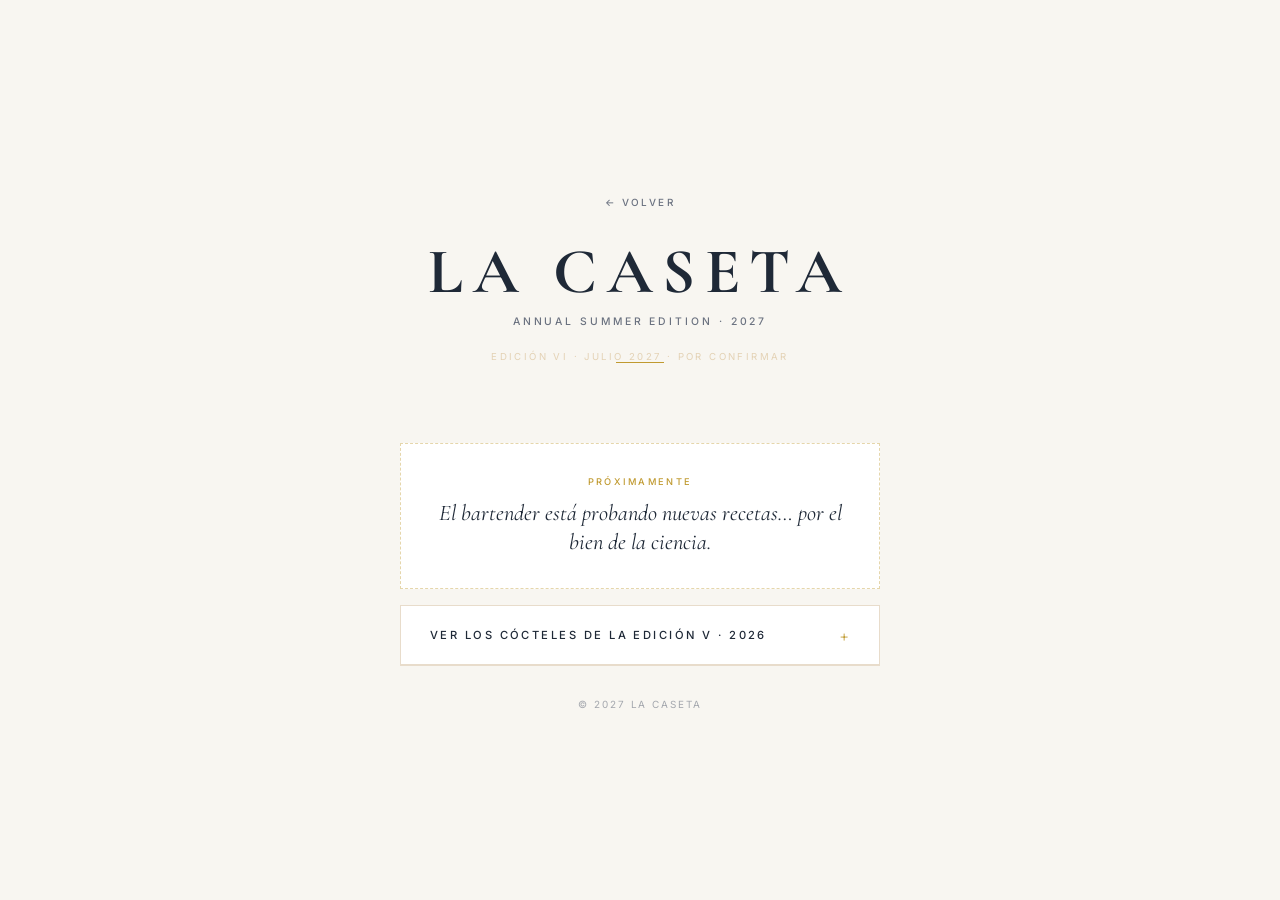
<file: cocteles.html>
<!DOCTYPE html>
<html lang="es">
<head>
  <meta charset="UTF-8" />
  <meta name="viewport" content="width=device-width, initial-scale=1.0" />
  <title>La Caseta · Cócteles</title>
  <meta name="description" content="La Caseta — Cócteles de la edición VI, próximamente. Aquí también puedes ver los de la edición V." />
  <meta property="og:title" content="La Caseta · Cócteles 2027" />
  <meta property="og:description" content="Cócteles de La Caseta VI · Julio 2027 · Próximamente." />
  <meta property="og:type" content="website" />
  <meta property="og:image" content="assets/logos/og-image.png" />
  <link rel="icon" type="image/png" sizes="32x32" href="assets/logos/favicon-32x32.png" />
  <link rel="icon" type="image/png" sizes="16x16" href="assets/logos/favicon-16x16.png" />
  <link rel="apple-touch-icon" sizes="180x180" href="assets/logos/apple-touch-icon.png" />
  <link rel="preconnect" href="https://fonts.googleapis.com" />
  <link rel="preconnect" href="https://fonts.gstatic.com" crossorigin />
  <link href="https://fonts.googleapis.com/css2?family=Cormorant+Garamond:ital,wght@0,400;0,600;0,700;1,400&family=Inter:wght@400;500&display=swap" rel="stylesheet" />
  <link rel="stylesheet" href="css/variables.css" />
  <link rel="stylesheet" href="css/base.css" />
  <link rel="stylesheet" href="css/animations.css" />
  <link rel="stylesheet" href="css/links.css" />
  <link rel="stylesheet" href="css/cocteles.css" />
</head>

<body class="page-links">

  <div class="links-wrapper">

    <header class="links-header">
      <a href="links.html" class="links-back">Volver</a>
      <h1 class="links-title">La&nbsp;Caseta</h1>
      <p class="links-subtitle">Annual Summer Edition · 2027</p>
      <p class="menu-event-subtitle">Edición VI · Julio 2027 · por confirmar</p>
      <span class="header-line"></span>
    </header>

    <div class="soon-box">
      <span class="soon-tag">Próximamente</span>
      <p class="soon-msg">El bartender está probando nuevas recetas… por el bien de la ciencia.</p>
    </div>

    <details class="prev-edition">
      <summary class="prev-edition-btn">Ver los cócteles de la Edición V · 2026</summary>

      <div class="prev-edition-body">
        <p class="menu-event-subtitle">Edición V · 10 Julio 2026 · Masía L'Alboret</p>

        <span class="cocktails-section-label">Cócteles del día</span>

        <div class="cocktails-list">

          <div class="cocktail-card">
            <div class="cocktail-img-wrap">
              <img src="assets/img/coctels/pinki-promise.jpg" alt="Pink Promise" class="cocktail-img" loading="lazy" />
            </div>
            <div class="cocktail-body">
              <p class="cocktail-label">Cóctel del día</p>
              <h3 class="cocktail-name">Pink Promise</h3>
              <span class="cocktail-divider"></span>
              <p class="cocktail-desc">Un icono glamuroso. Entrada dulce, final cítrico y un color que lo dice todo.</p>
              <p class="cocktail-ingredients-label">Ingredientes</p>
              <ul class="cocktail-ingredients">
                <li>Ginebra premium</li>
                <li>Licor de fresa</li>
                <li>Zumo de pomelo</li>
                <li>Hielo</li>
              </ul>
            </div>
          </div>

          <div class="cocktail-card cocktail-card--reverse">
            <div class="cocktail-img-wrap">
              <img src="assets/img/coctels/sex-on-the-beach.jpg" alt="Sex on the Beach" class="cocktail-img" loading="lazy" />
            </div>
            <div class="cocktail-body">
              <p class="cocktail-label">Cóctel del día</p>
              <h3 class="cocktail-name">Sex on the Beach</h3>
              <span class="cocktail-divider"></span>
              <p class="cocktail-desc">El clásico que nunca falla. Afrutado, brillante y siempre listo para robarse el protagonismo.</p>
              <p class="cocktail-ingredients-label">Ingredientes</p>
              <ul class="cocktail-ingredients">
                <li>Vodka</li>
                <li>Licor de melocotón</li>
                <li>Zumo de naranja</li>
                <li>Zumo de arándanos</li>
                <li>Hielo</li>
              </ul>
            </div>
          </div>

        </div>
      </div>
    </details>

    <footer class="links-footer">
      <p>© 2027 La Caseta</p>
    </footer>

  </div>

</body>
</html>
</file>
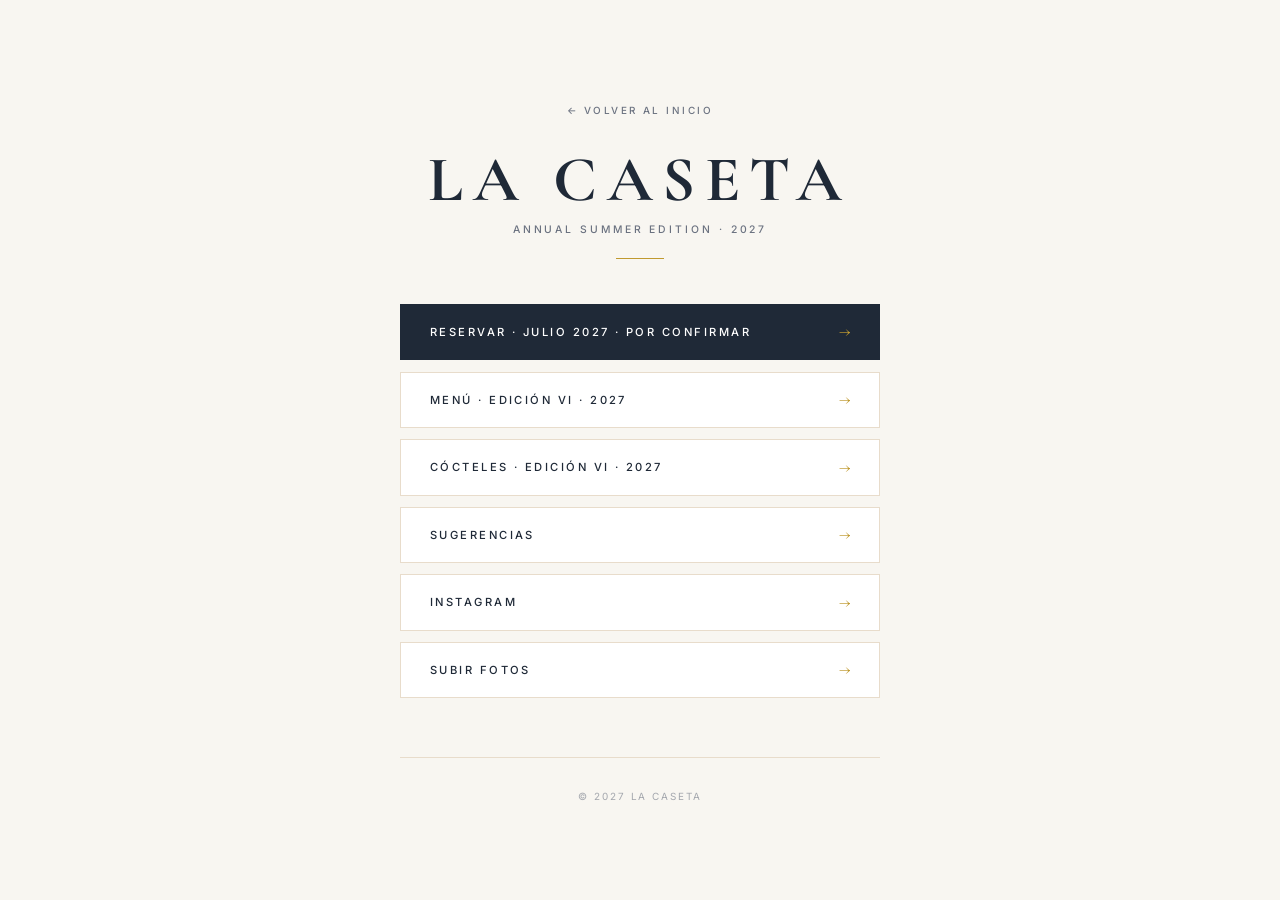
<file: links.html>
<!DOCTYPE html>
<html lang="es">
<head>
  <meta charset="UTF-8" />
  <meta name="viewport" content="width=device-width, initial-scale=1.0" />
  <title>La Caseta · Links</title>
  <meta name="description" content="La Caseta — Todos los enlaces. Vota tu fecha, fotos y más." />
  <meta property="og:title" content="La Caseta · Links 2027" />
  <meta property="og:description" content="Vota tu fecha, accede a las fotos y síguenos en Instagram." />
  <meta property="og:type" content="website" />
  <meta property="og:image" content="assets/logos/og-image.png" />
  <link rel="icon" type="image/png" sizes="32x32" href="assets/logos/favicon-32x32.png" />
  <link rel="icon" type="image/png" sizes="16x16" href="assets/logos/favicon-16x16.png" />
  <link rel="apple-touch-icon" sizes="180x180" href="assets/logos/apple-touch-icon.png" />
  <link rel="preconnect" href="https://fonts.googleapis.com" />
  <link rel="preconnect" href="https://fonts.gstatic.com" crossorigin />
  <link href="https://fonts.googleapis.com/css2?family=Cormorant+Garamond:ital,wght@0,400;0,600;0,700;1,400&family=Inter:wght@400;500&display=swap" rel="stylesheet" />
  <link rel="stylesheet" href="css/variables.css" />
  <link rel="stylesheet" href="css/base.css" />
  <link rel="stylesheet" href="css/animations.css" />
  <link rel="stylesheet" href="css/links.css" />
</head>

<body class="page-links">

  <div class="links-wrapper">

    <header class="links-header">
      <a href="index.html" class="links-back">Volver al inicio</a>
      <h1 class="links-title">La&nbsp;Caseta</h1>
      <p class="links-subtitle">Annual Summer Edition · 2027</p>
      <span class="header-line"></span>
    </header>

    <ul class="links-list" role="list">

      <li>
        <a href="reservar.html" class="link-item link-item--featured" role="listitem">
          <span class="link-item-text">Reservar · Julio 2027 · por confirmar</span>
          <span class="link-arrow" aria-hidden="true">→</span>
        </a>
      </li>

      <li>
        <a href="menu.html" class="link-item" role="listitem">
          <span class="link-item-text">Menú · Edición VI · 2027</span>
          <span class="link-arrow" aria-hidden="true">→</span>
        </a>
      </li>

      <li>
        <a href="cocteles.html" class="link-item" role="listitem">
          <span class="link-item-text">Cócteles · Edición VI · 2027</span>
          <span class="link-arrow" aria-hidden="true">→</span>
        </a>
      </li>

      <li>
        <a href="sugerencias.html" class="link-item" role="listitem">
          <span class="link-item-text">Sugerencias</span>
          <span class="link-arrow" aria-hidden="true">→</span>
        </a>
      </li>

      <li>
        <a href="https://www.instagram.com/joaanferre/" class="link-item" target="_blank" rel="noopener" role="listitem">
          <span class="link-item-text">Instagram</span>
          <span class="link-arrow" aria-hidden="true">→</span>
        </a>
      </li>

      <li>
        <a href="https://drive.google.com/drive/folders/1fGY43a-2C4npM2yg5-c2vY8Yh8pn24gU?usp=sharing" class="link-item" target="_blank" rel="noopener" role="listitem">
          <span class="link-item-text">Subir Fotos</span>
          <span class="link-arrow" aria-hidden="true">→</span>
        </a>
      </li>

    </ul>

    <footer class="links-footer">
      <p>© 2027 La Caseta</p>
    </footer>

  </div>

</body>
</html>
</file>
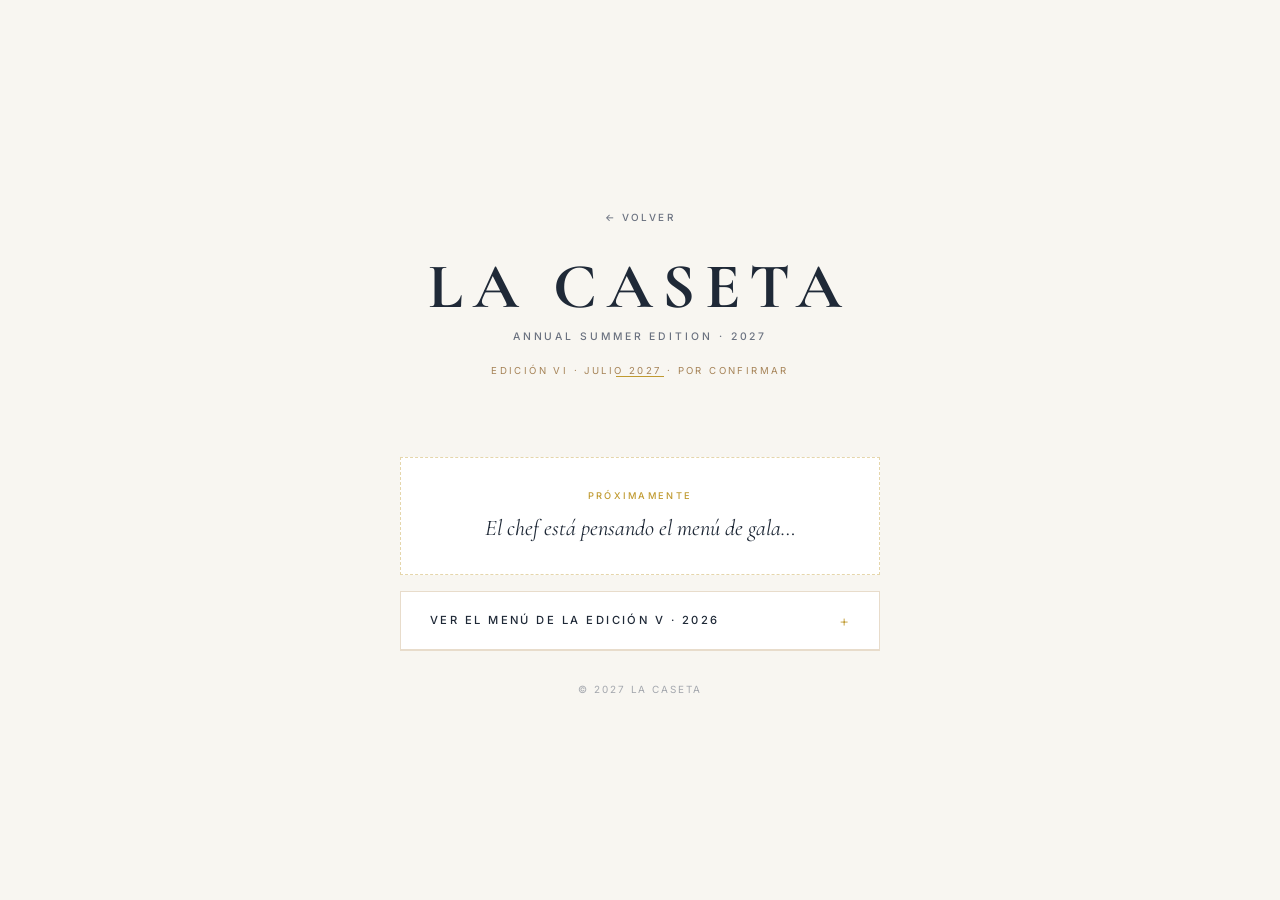
<file: menu.html>
<!DOCTYPE html>
<html lang="es">
<head>
  <meta charset="UTF-8" />
  <meta name="viewport" content="width=device-width, initial-scale=1.0" />
  <title>La Caseta · Menú</title>
  <meta name="description" content="La Caseta — Menú de la edición VI, próximamente. Aquí también puedes ver el de la edición V." />
  <meta property="og:title" content="La Caseta · Menú 2027" />
  <meta property="og:description" content="Menú de La Caseta VI · Julio 2027 · Próximamente." />
  <meta property="og:type" content="website" />
  <meta property="og:image" content="assets/logos/og-image.png" />
  <link rel="icon" type="image/png" sizes="32x32" href="assets/logos/favicon-32x32.png" />
  <link rel="icon" type="image/png" sizes="16x16" href="assets/logos/favicon-16x16.png" />
  <link rel="apple-touch-icon" sizes="180x180" href="assets/logos/apple-touch-icon.png" />
  <link rel="preconnect" href="https://fonts.googleapis.com" />
  <link rel="preconnect" href="https://fonts.gstatic.com" crossorigin />
  <link href="https://fonts.googleapis.com/css2?family=Cormorant+Garamond:ital,wght@0,400;0,600;0,700;1,400&family=Inter:wght@400;500&display=swap" rel="stylesheet" />
  <link rel="stylesheet" href="css/variables.css" />
  <link rel="stylesheet" href="css/base.css" />
  <link rel="stylesheet" href="css/animations.css" />
  <link rel="stylesheet" href="css/links.css" />
  <link rel="stylesheet" href="css/menu.css" />
</head>

<body class="page-links">

  <div class="links-wrapper">

    <header class="links-header">
      <a href="links.html" class="links-back">Volver</a>
      <h1 class="links-title">La&nbsp;Caseta</h1>
      <p class="links-subtitle">Annual Summer Edition · 2027</p>
      <p class="menu-event-subtitle">Edición VI · Julio 2027 · por confirmar</p>
      <span class="header-line"></span>
    </header>

    <div class="soon-box">
      <span class="soon-tag">Próximamente</span>
      <p class="soon-msg">El chef está pensando el menú de gala…</p>
    </div>

    <details class="prev-edition">
      <summary class="prev-edition-btn">Ver el menú de la Edición V · 2026</summary>

      <div class="prev-edition-body">
        <p class="menu-event-subtitle">Edición V · 10 Julio 2026 · Masía L'Alboret</p>

        <div class="menu-courses">

          <div class="menu-section">
            <span class="menu-section-label">Entrantes</span>
            <ul class="menu-items">
              <li>Una rebanada de pan</li>
              <li>Surtido de quesos, jamon y lomo</li>
              <li>Coctel de frutos secos</li>
            </ul>
          </div>

          <div class="menu-section">
            <span class="menu-section-label">Plato principal</span>
            <ul class="menu-items">
              <li>Paella Valeciana</li>
            </ul>
          </div>

          <div class="menu-section">
            <span class="menu-section-label">Bebidas</span>
            <ul class="menu-items">
              <li>Vino tinto</li>
              <li>Vino blanco</li>
              <li>Cerveza</li>
              <li>Agua</li>
              <li>Refrescos</li>
            </ul>
          </div>

          <div class="menu-section">
            <span class="menu-section-label">Postre</span>
            <ul class="menu-items">
              <li>Sandía en trozos + helado</li>
            </ul>
          </div>

          <div class="menu-section">
            <span class="menu-section-label">Barra libre</span>
            <ul class="menu-items">
              <li>Gin-lemon</li>
              <li>Ron con cola</li>
              <li>Vodka con naranja</li>
              <li>Ron Energetica</li>
              <li>Mentireta</li>
            </ul>
          </div>

        </div>

        <p class="menu-price-line">15€ por persona · Todo incluido</p>
      </div>
    </details>

    <footer class="links-footer">
      <p>© 2027 La Caseta</p>
    </footer>

  </div>

</body>
</html>
</file>
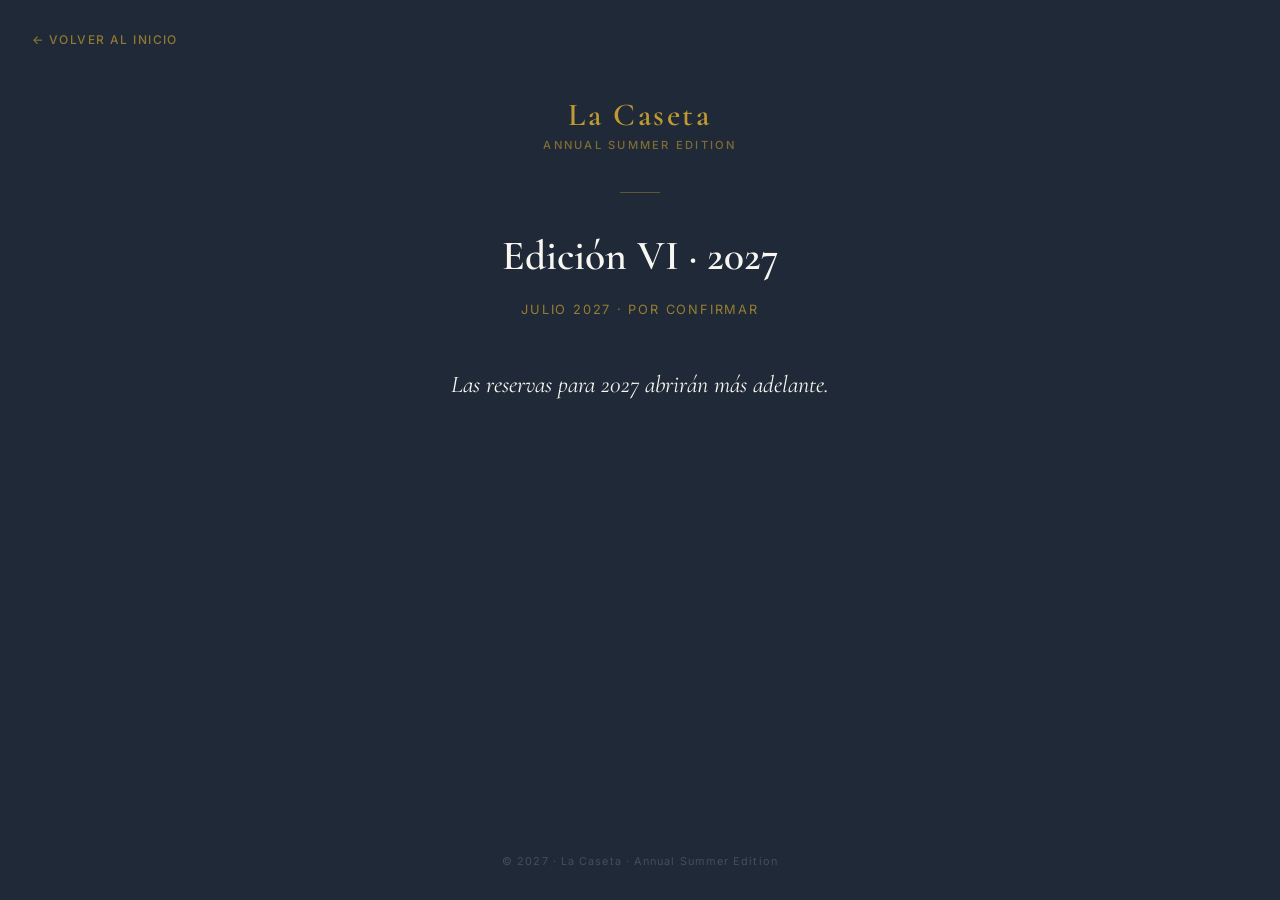
<file: reservar.html>
<!DOCTYPE html>
<html lang="es">
<head>
  <meta charset="UTF-8" />
  <meta name="viewport" content="width=device-width, initial-scale=1.0" />
  <title>La Caseta · Reservar Plaza</title>
  <meta name="description" content="La Caseta — Las reservas para 2027 abrirán más adelante." />
  <link rel="icon" type="image/png" sizes="32x32" href="assets/logos/favicon-32x32.png" />
  <link rel="icon" type="image/png" sizes="16x16" href="assets/logos/favicon-16x16.png" />
  <link rel="apple-touch-icon" sizes="180x180" href="assets/logos/apple-touch-icon.png" />
  <link rel="preconnect" href="https://fonts.googleapis.com" />
  <link rel="preconnect" href="https://fonts.gstatic.com" crossorigin />
  <link href="https://fonts.googleapis.com/css2?family=Cormorant+Garamond:ital,wght@0,400;0,600;0,700;1,400;1,600&family=Inter:wght@300;400;500&display=swap" rel="stylesheet" />
  <link rel="stylesheet" href="css/variables.css" />
  <link rel="stylesheet" href="css/base.css" />
  <link rel="stylesheet" href="css/reservar.css" />
</head>
<body>

  <header class="res-header">
    <a href="index.html" class="res-back">← Volver al inicio</a>
  </header>

  <main class="res-card">

    <p class="res-logo">La Caseta</p>
    <p class="res-edition">Annual Summer Edition</p>
    <div class="gold-line"></div>

    <div class="res-details">
      <h1 class="res-details-title">Edición VI · 2027</h1>
      <p class="res-details-meta">
        Julio 2027 · por confirmar
      </p>
    </div>

    <p class="res-notice">Las reservas para 2027 abrirán más adelante.</p>

  </main>

  <footer class="res-footer">© 2027 · La Caseta · Annual Summer Edition</footer>

</body>
</html>
</file>
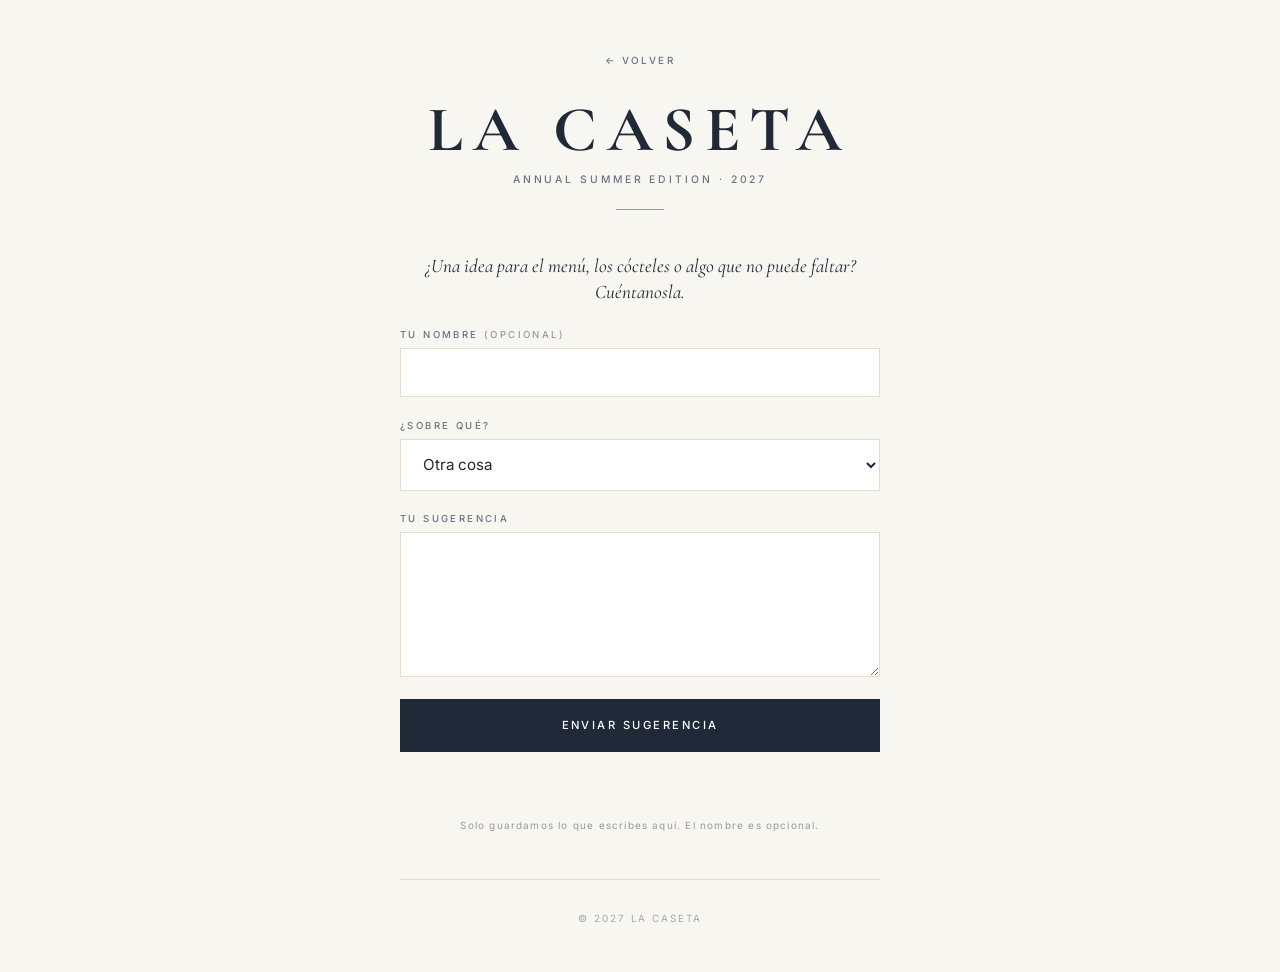
<file: sugerencias.html>
<!DOCTYPE html>
<html lang="es">
<head>
  <meta charset="UTF-8" />
  <meta name="viewport" content="width=device-width, initial-scale=1.0" />
  <title>La Caseta · Sugerencias</title>
  <meta name="description" content="La Caseta — Cuéntanos tus ideas para la próxima edición." />
  <meta property="og:title" content="La Caseta · Sugerencias" />
  <meta property="og:description" content="Cuéntanos tus ideas para la Edición VI · 2027." />
  <meta property="og:type" content="website" />
  <meta property="og:image" content="assets/logos/og-image.png" />
  <link rel="icon" type="image/png" sizes="32x32" href="assets/logos/favicon-32x32.png" />
  <link rel="icon" type="image/png" sizes="16x16" href="assets/logos/favicon-16x16.png" />
  <link rel="apple-touch-icon" sizes="180x180" href="assets/logos/apple-touch-icon.png" />
  <link rel="preconnect" href="https://fonts.googleapis.com" />
  <link rel="preconnect" href="https://fonts.gstatic.com" crossorigin />
  <link href="https://fonts.googleapis.com/css2?family=Cormorant+Garamond:ital,wght@0,400;0,600;0,700;1,400&family=Inter:wght@400;500&display=swap" rel="stylesheet" />
  <link rel="stylesheet" href="css/variables.css" />
  <link rel="stylesheet" href="css/base.css" />
  <link rel="stylesheet" href="css/animations.css" />
  <link rel="stylesheet" href="css/links.css" />
  <link rel="stylesheet" href="css/sugerencias.css" />
</head>

<body class="page-links">

  <div class="links-wrapper">

    <header class="links-header">
      <a href="links.html" class="links-back">Volver</a>
      <h1 class="links-title">La&nbsp;Caseta</h1>
      <p class="links-subtitle">Annual Summer Edition · 2027</p>
      <span class="header-line"></span>
    </header>

    <form id="form-sugerencias" class="sug-form" novalidate>
      <p class="sug-intro">¿Una idea para el menú, los cócteles o algo que no puede faltar? Cuéntanosla.</p>

      <label class="sug-field">
        <span class="sug-label">Tu nombre <em>(opcional)</em></span>
        <input type="text" name="name" maxlength="80" autocomplete="given-name" />
      </label>

      <label class="sug-field">
        <span class="sug-label">¿Sobre qué?</span>
        <select name="category">
          <option value="menu">Menú</option>
          <option value="cocteles">Cócteles</option>
          <option value="actividades">Actividades</option>
          <option value="otro" selected>Otra cosa</option>
        </select>
      </label>

      <label class="sug-field">
        <span class="sug-label">Tu sugerencia</span>
        <textarea name="message" rows="5" maxlength="1000" required></textarea>
      </label>

      <div class="sug-trap" aria-hidden="true">
        <label>No rellenar <input type="text" name="website" tabindex="-1" autocomplete="off" /></label>
      </div>

      <button type="submit" class="sug-submit">Enviar sugerencia</button>
      <p class="sug-status" role="status" aria-live="polite"></p>
      <p class="sug-privacy">Solo guardamos lo que escribes aquí. El nombre es opcional.</p>
    </form>

    <footer class="links-footer">
      <p>© 2027 La Caseta</p>
    </footer>

  </div>

  <script src="js/config.js"></script>
  <script src="js/sugerencias.js"></script>
</body>
</html>
</file>
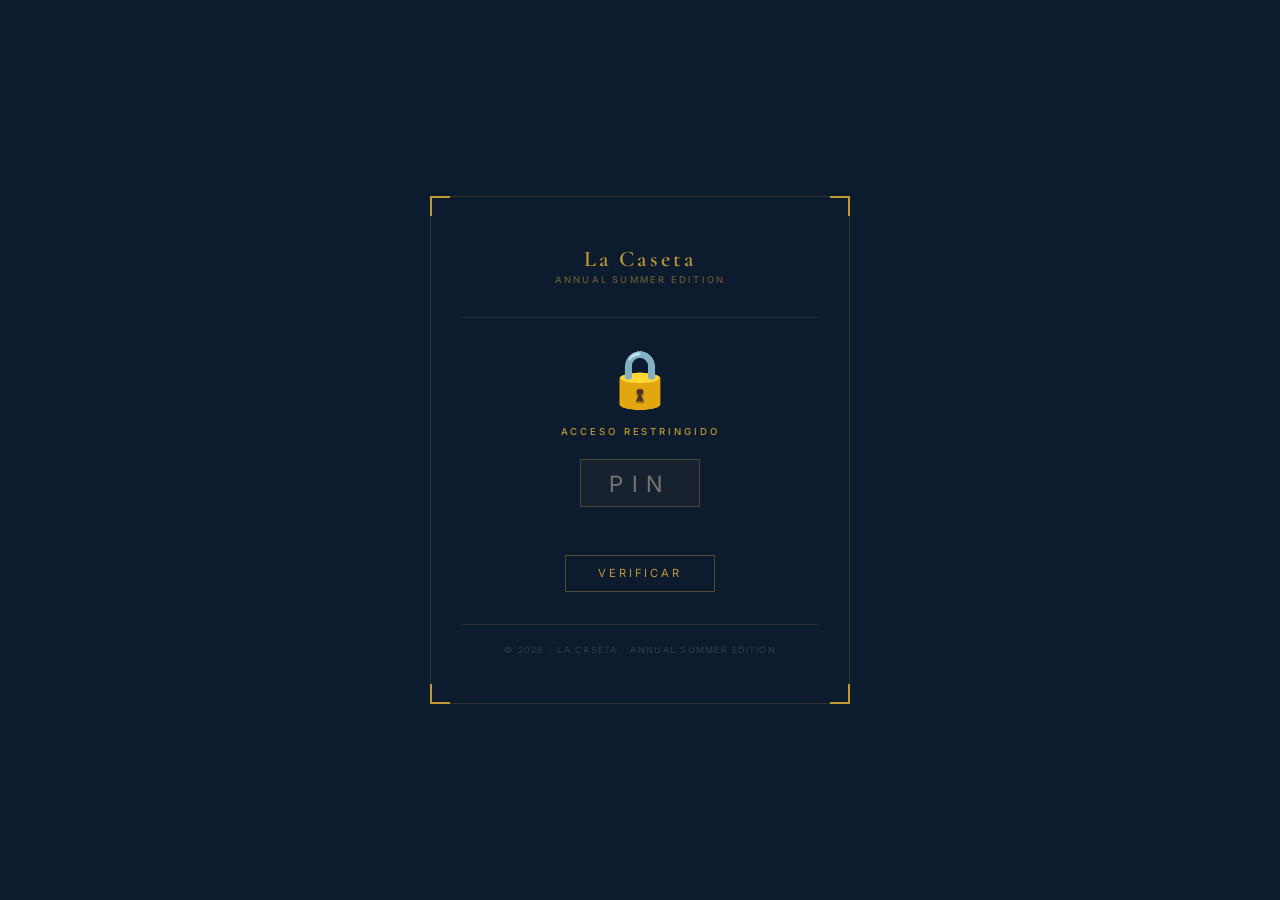
<file: verificar.html>
<!DOCTYPE html>
<html lang="es">
<head>
  <meta charset="UTF-8" />
  <meta name="viewport" content="width=device-width, initial-scale=1.0" />
  <title>La Caseta · Verificación</title>
  <meta name="description" content="Verificación de acceso · La Caseta · Edición V · 2026" />
  <link rel="icon" type="image/png" sizes="32x32" href="assets/logos/favicon-32x32.png" />
  <link rel="icon" type="image/png" sizes="16x16" href="assets/logos/favicon-16x16.png" />
  <link rel="apple-touch-icon" sizes="180x180" href="assets/logos/apple-touch-icon.png" />
  <link rel="preconnect" href="https://fonts.googleapis.com" />
  <link rel="preconnect" href="https://fonts.gstatic.com" crossorigin />
  <link href="https://fonts.googleapis.com/css2?family=Cormorant+Garamond:ital,wght@0,400;0,600;0,700;1,400;1,600&family=Inter:wght@300;400;500&display=swap" rel="stylesheet" />
  <link rel="stylesheet" href="css/variables.css" />
  <link rel="stylesheet" href="css/base.css" />
  <style>
    *, *::before, *::after { box-sizing: border-box; margin: 0; padding: 0; }

    body {
      background: #0d1b2e;
      color: var(--color-ivory);
      font-family: var(--font-body);
      min-height: 100vh;
      display: flex;
      flex-direction: column;
      align-items: center;
      justify-content: center;
      padding: 2rem 1.25rem;
    }

    .ver-wrap {
      width: 100%;
      max-width: 420px;
      opacity: 0;
      transform: translateY(16px);
      animation: fadeUp 0.6s var(--ease-expo-out, cubic-bezier(0.16,1,0.3,1)) 0.05s forwards;
    }

    @keyframes fadeUp {
      to { opacity: 1; transform: translateY(0); }
    }

    /* ── Marco ── */
    .ver-frame {
      position: relative;
      border: 1px solid rgba(192,154,48,0.18);
      padding: 3rem 2rem;
      display: flex;
      flex-direction: column;
      align-items: center;
      text-align: center;
      gap: 0;
    }

    .ver-frame::before,
    .ver-frame::after,
    .ver-frame .corner-br,
    .ver-frame .corner-bl {
      content: '';
      position: absolute;
      width: 20px;
      height: 20px;
    }

    .ver-frame::before {
      top: -1px; left: -1px;
      border-top: 2px solid var(--color-gold);
      border-left: 2px solid var(--color-gold);
    }

    .ver-frame::after {
      top: -1px; right: -1px;
      border-top: 2px solid var(--color-gold);
      border-right: 2px solid var(--color-gold);
    }

    .corner-br {
      bottom: -1px; right: -1px;
      border-bottom: 2px solid var(--color-gold);
      border-right: 2px solid var(--color-gold);
    }

    .corner-bl {
      bottom: -1px; left: -1px;
      border-bottom: 2px solid var(--color-gold);
      border-left: 2px solid var(--color-gold);
    }

    /* ── Logotipo ── */
    .ver-logotype {
      font-family: var(--font-display);
      font-size: 1.4rem;
      font-weight: 600;
      letter-spacing: 0.14em;
      color: var(--color-gold);
      margin-bottom: 0.15rem;
    }

    .ver-subtitle {
      font-size: 0.58rem;
      font-weight: 500;
      letter-spacing: 0.24em;
      text-transform: uppercase;
      color: var(--color-gold);
      opacity: 0.5;
      margin-bottom: 2rem;
    }

    .ver-rule {
      width: 100%;
      height: 1px;
      background: rgba(192,154,48,0.18);
      margin-bottom: 2rem;
    }

    /* ── Estado ── */
    .ver-icon {
      font-size: 3.5rem;
      line-height: 1;
      margin-bottom: 1.2rem;
    }

    .ver-status {
      font-size: 0.6rem;
      font-weight: 500;
      letter-spacing: 0.3em;
      text-transform: uppercase;
      margin-bottom: 1rem;
    }

    .ver-status.valid   { color: #6fcf97; }
    .ver-status.invalid { color: #eb5757; opacity: 0.85; }

    .ver-name {
      font-family: var(--font-display);
      font-size: clamp(2.2rem, 10vw, 3rem);
      font-weight: 600;
      font-style: italic;
      color: var(--color-ivory);
      line-height: 1.1;
      margin-bottom: 0.4rem;
    }

    .ver-name-rule {
      width: 50%;
      height: 1px;
      background: rgba(192,154,48,0.2);
      margin: 0 auto 1.4rem;
    }

    .ver-event {
      font-size: 0.68rem;
      font-weight: 400;
      letter-spacing: 0.18em;
      text-transform: uppercase;
      color: rgba(248,246,241,0.55);
      line-height: 2;
      margin-bottom: 0.3rem;
    }

    .ver-code {
      font-size: 0.6rem;
      font-weight: 300;
      letter-spacing: 0.2em;
      color: rgba(192,154,48,0.4);
      margin-bottom: 2rem;
    }

    .ver-footer {
      font-size: 0.56rem;
      letter-spacing: 0.14em;
      text-transform: uppercase;
      color: var(--color-gray);
      opacity: 0.4;
    }

    /* ── Inválido ── */
    .ver-invalid-msg {
      font-family: var(--font-display);
      font-size: 1.6rem;
      font-style: italic;
      color: rgba(248,246,241,0.7);
      margin-bottom: 0.5rem;
    }

    .ver-invalid-sub {
      font-size: 0.72rem;
      letter-spacing: 0.12em;
      color: rgba(235,87,87,0.7);
      margin-bottom: 2rem;
    }

    @media (max-width: 480px) {
      .ver-frame { padding: 2.5rem 1.25rem; }
    }
  </style>
</head>
<body>

<div class="ver-wrap" id="verWrap">
  <!-- inyectado por JS -->
</div>

<script>
  const PIN = '1305';

  const GUESTS = {
    JOAN2026:   'Joan',
    ALAN2026:   'Alan',
    ALLAN2026:  'Allan',
    AURORA2026: 'Aurora',
    FRAN2026:   'Fran',
    KEVIN2026:  'Kevin',
    MANEL2026:  'Manel',
    CHRIS2026:  'Chris',
    IVAN2026:   'Iván',
    JORGE2026:  'Jorge',
    AINHOA2026: 'Ainhoa',
    HODEI2026:  'Hodei',
  };

  const params = new URLSearchParams(window.location.search);
  const code   = (params.get('code') || '').toUpperCase();
  const wrap   = document.getElementById('verWrap');

  function showResult() {
    const nombre = GUESTS[code];
    if (nombre) {
      wrap.innerHTML = `
        <div class="ver-frame">
          <span class="corner-br"></span>
          <span class="corner-bl"></span>
          <p class="ver-logotype">La Caseta</p>
          <p class="ver-subtitle">Annual Summer Edition</p>
          <div class="ver-rule"></div>
          <div class="ver-icon">✅</div>
          <p class="ver-status valid">Acceso confirmado</p>
          <h1 class="ver-name">${nombre}</h1>
          <div class="ver-name-rule"></div>
          <p class="ver-event">La Caseta V · 10 Julio 2026<br>Masía L'Alboret</p>
          <p class="ver-code">${code}</p>
          <div class="ver-rule"></div>
          <p class="ver-footer">© 2026 · La Caseta · Annual Summer Edition</p>
        </div>`;
    } else {
      wrap.innerHTML = `
        <div class="ver-frame">
          <span class="corner-br"></span>
          <span class="corner-bl"></span>
          <p class="ver-logotype">La Caseta</p>
          <p class="ver-subtitle">Annual Summer Edition</p>
          <div class="ver-rule"></div>
          <div class="ver-icon">❌</div>
          <p class="ver-status invalid">Acceso denegado</p>
          <p class="ver-invalid-msg">Invitación no válida</p>
          <p class="ver-invalid-sub">El código no existe o ha caducado</p>
          <div class="ver-rule"></div>
          <p class="ver-footer">© 2026 · La Caseta · Annual Summer Edition</p>
        </div>`;
    }
  }

  wrap.innerHTML = `
    <div class="ver-frame">
      <span class="corner-br"></span>
      <span class="corner-bl"></span>
      <p class="ver-logotype">La Caseta</p>
      <p class="ver-subtitle">Annual Summer Edition</p>
      <div class="ver-rule"></div>
      <div class="ver-icon">🔒</div>
      <p class="ver-status" style="color:var(--color-gold);letter-spacing:0.3em;font-size:0.6rem;text-transform:uppercase;margin-bottom:1.4rem;">Acceso restringido</p>
      <input
        id="pinInput"
        type="password"
        inputmode="numeric"
        maxlength="4"
        placeholder="PIN"
        style="
          background: rgba(192,154,48,0.06);
          border: 1px solid rgba(192,154,48,0.3);
          color: var(--color-ivory);
          font-family: var(--font-body);
          font-size: 1.4rem;
          letter-spacing: 0.4em;
          text-align: center;
          width: 120px;
          padding: 0.6rem 0.8rem;
          outline: none;
          margin-bottom: 0.8rem;
        "
      />
      <p id="pinError" style="color:#eb5757;font-size:0.65rem;letter-spacing:0.15em;min-height:1rem;margin-bottom:1.2rem;"></p>
      <button
        onclick="checkPin()"
        style="
          background: transparent;
          border: 1px solid rgba(192,154,48,0.4);
          color: var(--color-gold);
          font-family: var(--font-body);
          font-size: 0.7rem;
          letter-spacing: 0.25em;
          text-transform: uppercase;
          padding: 0.65rem 2rem;
          cursor: pointer;
        "
      >Verificar</button>
      <div class="ver-rule" style="margin-top:2rem;margin-bottom:0;"></div>
      <p class="ver-footer" style="margin-top:1.2rem;">© 2026 · La Caseta · Annual Summer Edition</p>
    </div>`;

  document.getElementById('pinInput').addEventListener('keydown', function (e) {
    if (e.key === 'Enter') checkPin();
  });

  function checkPin() {
    const val = document.getElementById('pinInput').value.trim();
    if (val === PIN) {
      showResult();
    } else {
      document.getElementById('pinError').textContent = 'PIN incorrecto';
      document.getElementById('pinInput').value = '';
      document.getElementById('pinInput').focus();
    }
  }
</script>

</body>
</html>
</file>
<file: css/variables.css>
/* ─── DESIGN TOKENS ──────────────────────────────────────────── */
:root {
  /* Colors */
  --color-white:    #FFFFFF;
  --color-ivory:    #F8F6F1;
  --color-sand:     #E8DCCB;
  --color-gold:     #C09A30;
  --color-gold-dim: rgba(192, 154, 48, 0.40);
  --color-blue:     #5E8FA8;
  --color-sage:     #B7C4B1;
  --color-gray:     #6B7280;
  --color-dark:     #1F2937;
  --color-dark-90:  rgba(31, 41, 55, 0.9);

  /* Typography */
  --font-display: 'Cormorant Garamond', Georgia, serif;
  --font-body:    'Inter', system-ui, sans-serif;

  /* Spacing scale */
  --space-xs:  0.5rem;
  --space-sm:  1rem;
  --space-md:  2rem;
  --space-lg:  4rem;
  --space-xl:  7rem;
  --space-2xl: 10rem;

  /* Motion */
  --ease-out:      cubic-bezier(0.22, 1, 0.36, 1);
  --ease-expo-out: cubic-bezier(0.16, 1, 0.3, 1);
  --ease-in-out:   cubic-bezier(0.65, 0, 0.35, 1);
  --duration-fast:   200ms;
  --duration-base:   350ms;
  --duration-slow:   700ms;

  /* Color extras */
  --color-gold-subtle: rgba(192, 154, 48, 0.14);
  --color-blue-focus:  rgba(94, 143, 168, 0.35);

  /* Nav */
  --nav-height: 64px;
}
</file>
<file: css/base.css>
/* ─── RESET ──────────────────────────────────────────────────── */
*, *::before, *::after {
  box-sizing: border-box;
  margin: 0;
  padding: 0;
}

html {
  scroll-behavior: smooth;
  -webkit-text-size-adjust: 100%;
}

body {
  font-family: var(--font-body);
  background-color: var(--color-white);
  color: var(--color-dark);
  overflow-x: hidden;
  -webkit-font-smoothing: antialiased;
}

img, picture, video, canvas, svg {
  display: block;
  max-width: 100%;
}

a {
  color: inherit;
}

button {
  font-family: inherit;
}

/* ─── SCROLLBAR ──────────────────────────────────────────────── */
::-webkit-scrollbar        { width: 5px; }
::-webkit-scrollbar-track  { background: var(--color-ivory); }
::-webkit-scrollbar-thumb  { background: var(--color-gold); }

/* ─── FOCUS VISIBLE ──────────────────────────────────────────── */
:focus { outline: none; }

:focus-visible {
  outline: 2px solid var(--color-blue);
  outline-offset: 3px;
}

/* Tighten focus ring for links inside dark backgrounds */
#proxima :focus-visible,
footer :focus-visible {
  outline-color: var(--color-gold);
}

/* ─── REDUCED MOTION ─────────────────────────────────────────── */
@media (prefers-reduced-motion: reduce) {
  *, *::before, *::after {
    animation-duration: 0.01ms !important;
    transition-duration: 0.01ms !important;
  }
  html { scroll-behavior: auto; }
}

@media (max-width: 768px) {
  html, body {
    overflow-x: hidden;
    max-width: 100vw;
  }
}

/* ─── UTILITY CLASSES ────────────────────────────────────────── */
.section-label {
  display: block;
  font-family: var(--font-body);
  font-size: 0.72rem;
  font-weight: 500;
  letter-spacing: 0.28em;
  text-transform: uppercase;
  color: var(--color-gray);
}

.section-title {
  font-family: var(--font-display);
  font-weight: 600;
  font-size: clamp(2rem, 4vw, 3.2rem);
  color: var(--color-dark);
  line-height: 1.1;
  margin-top: 0.6rem;
}

.gold-line {
  display: block;
  width: 48px;
  height: 1px;
  background: var(--color-gold);
  margin: 1rem auto 0;
}

/* ─── NAV ────────────────────────────────────────────────────── */
.site-nav {
  position: fixed;
  top: 0;
  left: 0;
  right: 0;
  z-index: 100;
  height: var(--nav-height);
  display: flex;
  align-items: center;
  justify-content: space-between;
  padding: 0 2rem;
  transition: background var(--duration-base) var(--ease-out),
              border-color var(--duration-base) var(--ease-out);
  border-bottom: 1px solid transparent;
}

.site-nav.scrolled {
  background: rgba(248, 246, 241, 0.92);
  backdrop-filter: blur(12px);
  -webkit-backdrop-filter: blur(12px);
  border-color: var(--color-sand);
}

.nav-logo {
  font-family: var(--font-display);
  font-weight: 700;
  font-size: 1.1rem;
  letter-spacing: 0.12em;
  text-transform: uppercase;
  text-decoration: none;
  color: var(--color-dark);
}

.nav-links {
  display: flex;
  align-items: center;
  gap: 2rem;
}

.nav-links a {
  font-family: var(--font-body);
  font-size: 0.68rem;
  font-weight: 500;
  letter-spacing: 0.2em;
  text-transform: uppercase;
  text-decoration: none;
  color: var(--color-gray);
  transition: color var(--duration-fast);
}

.nav-links a:hover {
  color: var(--color-dark);
}

.nav-links .nav-cta {
  color: var(--color-white);
  background: var(--color-blue);
  padding: 0.55rem 1.2rem;
  transition: background var(--duration-base) var(--ease-out),
              transform  var(--duration-fast) var(--ease-out);
}

.nav-links .nav-cta:hover {
  background: var(--color-gold);
  color: var(--color-white);
  transform: translateY(-1px);
}

.nav-links .nav-cta:focus-visible {
  outline: 2px solid var(--color-gold);
  outline-offset: 3px;
}

@media (max-width: 640px) {
  .nav-links a:not(.nav-cta):not(.nav-enlaces) { display: none; }
  .site-nav { padding: 0 1.25rem; }
  .nav-links { gap: 1rem; }

  /* Ensure CTA button meets 44px touch target */
  .nav-links .nav-cta {
    padding: 0.75rem 1.1rem;
    min-height: 44px;
    display: inline-flex;
    align-items: center;
    font-size: 0.65rem;
  }
}
</file>
<file: css/animations.css>
/* ─── KEYFRAMES ──────────────────────────────────────────────── */
@keyframes fadeUp {
  from { opacity: 0; transform: translateY(24px); }
  to   { opacity: 1; transform: translateY(0); }
}

/* Cinematic blur-fade used by links.html stagger */
@keyframes fadeUpBlur {
  from {
    opacity: 0;
    transform: translateY(22px);
    filter: blur(7px);
  }
  to {
    opacity: 1;
    transform: translateY(0);
    filter: blur(0);
  }
}

@keyframes expandWidth {
  from { transform: scaleX(0); }
  to   { transform: scaleX(1); }
}

@keyframes scrollPulse {
  0%, 100% { opacity: 1;   height: 40px; }
  50%       { opacity: 0.25; height: 20px; }
}

/* ─── HERO ENTRANCE (driven via data-anim + data-delay) ──────── */
[data-anim] {
  opacity: 0;
}

[data-anim].anim-in {
  animation-fill-mode: both;
}

[data-anim="fade-up"].anim-in {
  animation: fadeUp var(--duration-slow) var(--ease-out) both;
}

[data-anim="expand"].anim-in {
  animation: expandWidth 600ms var(--ease-out) both;
  transform-origin: left center;
}

/* ─── SCROLL REVEAL ──────────────────────────────────────────── */
.reveal {
  opacity: 0;
  transform: translateY(28px);
  transition:
    opacity  var(--duration-slow) var(--ease-out),
    transform var(--duration-slow) var(--ease-out);
}

.reveal.visible {
  opacity: 1;
  transform: translateY(0);
}

/* Timeline entry animations live in timeline.css (from-left / from-right) */

/* ── Mobile: strip heavy blur animations for performance ── */
@media (max-width: 768px) {
  [data-anim="fade-up"].anim-in {
    animation: fadeUp 500ms var(--ease-out) both;
  }

  /* No blur on reveal transitions — GPU-friendly */
  .reveal {
    filter: none;
    transition:
      opacity  500ms var(--ease-out),
      transform 500ms var(--ease-out);
  }

  .intro-scroll-hint .scroll-line {
    height: 28px;
  }
}

/* ─── INTRO SCROLL HINT ──────────────────────────────────────── */
.intro-scroll-hint {
  position: absolute;
  bottom: 2.5rem;
  left: 0;
  right: 0;
  display: flex;
  flex-direction: column;
  align-items: center;
  gap: 0.5rem;
  font-family: var(--font-body);
  font-size: 0.6rem;
  font-weight: 400;
  letter-spacing: 0.28em;
  text-transform: uppercase;
  color: var(--color-dark);
  text-decoration: none;
  opacity: 0;
  animation: fadeUp 1s var(--ease-out) 1.2s both;
  z-index: 10;
}

.intro-scroll-hint .scroll-line {
  width: 1px;
  height: 40px;
  background: var(--color-dark);
  animation: scrollPulse 2s ease-in-out 2s infinite;
}
</file>
<file: css/links.css>
/* ─── LINKS PAGE ─────────────────────────────────────────────── */
body.page-links {
  background-color: var(--color-ivory);
  display: flex;
  flex-direction: column;
  align-items: center;
  justify-content: center;
  min-height: 100vh;
  padding: 3rem 1.5rem;
}

.links-wrapper {
  width: 100%;
  max-width: 480px;
  display: flex;
  flex-direction: column;
  align-items: center;
}

/* ── Header ── */
.links-header {
  text-align: center;
  margin-bottom: 2.8rem;
  width: 100%;
}

.links-back {
  display: inline-block;
  font-family: var(--font-body);
  font-size: 0.62rem;
  font-weight: 500;
  letter-spacing: 0.25em;
  text-transform: uppercase;
  color: var(--color-gray);
  text-decoration: none;
  margin-bottom: 2rem;
  transition: color var(--duration-base);
}

.links-back::before { content: '← '; }
.links-back:hover   { color: var(--color-gold); }

.links-title {
  font-family: var(--font-display);
  font-weight: 700;
  font-size: clamp(2.8rem, 8vw, 4rem);
  letter-spacing: 0.15em;
  text-transform: uppercase;
  color: var(--color-dark);
  line-height: 1;
  margin-bottom: 0.7rem;
}

.links-subtitle {
  font-family: var(--font-body);
  font-size: 0.65rem;
  font-weight: 500;
  letter-spacing: 0.28em;
  text-transform: uppercase;
  color: var(--color-gray);
  margin-bottom: 1.4rem;
}

.header-line {
  display: block;
  width: 48px;
  height: 1px;
  background: var(--color-gold);
  margin: 0 auto;
}

/* ── Links list ── */
.links-list {
  width: 100%;
  list-style: none;
  margin-bottom: 3rem;
}

.links-list li {
  margin-bottom: 0.7rem;
}

/* Cinematic staggered entrance: blur clears as items rise */
.links-list li:nth-child(1) { animation: fadeUpBlur 0.75s var(--ease-out) 0.10s both; }
.links-list li:nth-child(2) { animation: fadeUpBlur 0.75s var(--ease-out) 0.20s both; }
.links-list li:nth-child(3) { animation: fadeUpBlur 0.75s var(--ease-out) 0.30s both; }
.links-list li:nth-child(4) { animation: fadeUpBlur 0.75s var(--ease-out) 0.40s both; }
.links-list li:nth-child(5) { animation: fadeUpBlur 0.75s var(--ease-out) 0.50s both; }
.links-list li:nth-child(6) { animation: fadeUpBlur 0.75s var(--ease-out) 0.60s both; }

/* Header stagger too */
.links-header { animation: fadeUpBlur 0.8s var(--ease-out) 0s both; }

.link-item {
  display: flex;
  align-items: center;
  justify-content: space-between;
  padding: 1.15rem 1.8rem;
  background: var(--color-white);
  border: 1px solid var(--color-sand);
  text-decoration: none;
  color: var(--color-dark);
  position: relative;
  overflow: hidden;
  transition: border-color var(--duration-base);
}

/* Wipe overlay */
.link-item::before {
  content: '';
  position: absolute;
  inset: 0;
  background: var(--color-dark);
  transform: translateX(-101%);
  transition: transform var(--duration-base) var(--ease-out);
  z-index: 0;
}

.link-item:hover::before { transform: translateX(0); }
.link-item:hover          { border-color: var(--color-dark); }

.link-item-text {
  font-family: var(--font-body);
  font-size: 0.7rem;
  font-weight: 500;
  letter-spacing: 0.22em;
  text-transform: uppercase;
  position: relative;
  z-index: 1;
  transition: color var(--duration-fast);
}

.link-item:hover .link-item-text { color: var(--color-white); }

.link-arrow {
  font-family: var(--font-display);
  font-size: 1.1rem;
  color: var(--color-gold);
  position: relative;
  z-index: 1;
  transition: transform var(--duration-base) var(--ease-out);
  line-height: 1;
}

.link-item:hover .link-arrow { transform: translateX(5px); }

/* ── Footer ── */
.links-footer {
  width: 100%;
  text-align: center;
  padding-top: 2rem;
  border-top: 1px solid var(--color-sand);
  background: none;
}

.links-footer p {
  font-family: var(--font-body);
  font-size: 0.62rem;
  font-weight: 400;
  letter-spacing: 0.2em;
  text-transform: uppercase;
  color: var(--color-gray);
  opacity: 0.6;
}

/* ── Mobile ── */
@media (max-width: 640px) {
  body.page-links { padding: 2rem 1.25rem; }

  .links-title { font-size: clamp(2.2rem, 10vw, 3rem); }

  .links-subtitle { font-size: 0.75rem; }

  .link-item {
    padding: 1rem 1.25rem;
    min-height: 54px; /* generous touch target */
  }

  .link-item-text { font-size: 0.75rem; }
}

/* Featured */
.link-item--featured {
  background: var(--color-dark);
  border-color: var(--color-dark);
}

.link-item--featured::before { background: var(--color-blue); }
.link-item--featured .link-item-text { color: var(--color-white); }
.link-item--featured:hover { border-color: var(--color-blue); }

/* Próximamente: aviso dentro de las páginas de menú y cócteles */
.soon-box {
  width: 100%;
  display: flex;
  flex-direction: column;
  align-items: center;
  gap: 0.7rem;
  margin-top: 2.2rem;
  padding: 2rem 1.8rem;
  background: var(--color-white);
  border: 1px dashed var(--color-gold-dim);
  text-align: center;
  animation: fadeUpBlur 0.75s var(--ease-out) 0.15s both;
}

.soon-tag {
  font-family: var(--font-body);
  font-size: 0.58rem;
  font-weight: 500;
  letter-spacing: 0.25em;
  text-transform: uppercase;
  color: var(--color-gold);
}

.soon-msg {
  font-family: var(--font-display);
  font-style: italic;
  font-size: 1.4rem;
  line-height: 1.3;
  color: var(--color-dark);
}

/* Edición anterior: desplegable con aspecto de botón */
.prev-edition {
  width: 100%;
  margin-top: 1rem;
  animation: fadeUpBlur 0.75s var(--ease-out) 0.3s both;
}

.prev-edition-btn {
  display: flex;
  align-items: center;
  justify-content: space-between;
  gap: 1rem;
  padding: 1.15rem 1.8rem;
  background: var(--color-white);
  border: 1px solid var(--color-sand);
  font-family: var(--font-body);
  font-size: 0.7rem;
  font-weight: 500;
  letter-spacing: 0.22em;
  text-transform: uppercase;
  color: var(--color-dark);
  cursor: pointer;
  list-style: none;
  transition: border-color var(--duration-base);
}

.prev-edition-btn::-webkit-details-marker { display: none; }

.prev-edition-btn::after {
  content: '+';
  font-family: var(--font-display);
  font-size: 1.3rem;
  color: var(--color-gold);
  line-height: 1;
}

.prev-edition[open] .prev-edition-btn::after { content: '–'; }
.prev-edition-btn:hover { border-color: var(--color-dark); }

.prev-edition-body { padding-top: 1.5rem; }

.prev-edition-body > .menu-event-subtitle { text-align: center; }

@media (max-width: 640px) {
  .soon-box { padding: 1.6rem 1.25rem; }
  .soon-msg { font-size: 1.25rem; }

  .prev-edition-btn {
    padding: 1rem 1.25rem;
    min-height: 54px; /* generous touch target */
    font-size: 0.75rem;
  }
}
</file>
<file: css/cocteles.css>
/* ─── CÓCTELES PAGE ───────────────────────────────────────────── */
.menu-event-subtitle {
  font-family: var(--font-body, Inter, sans-serif);
  font-size: 0.6rem;
  letter-spacing: 0.25em;
  text-transform: uppercase;
  color: rgba(212, 180, 131, 0.55);
  margin: 0.5rem 0 0;
}

.cocktails-section-label {
  font-family: var(--font-body, Inter, sans-serif);
  font-size: 0.58rem;
  letter-spacing: 0.3em;
  text-transform: uppercase;
  color: rgba(212, 180, 131, 0.6);
  margin: 2.5rem 0 1.75rem;
  display: block;
  text-align: center;
}

.cocktails-list {
  display: flex;
  flex-direction: column;
  gap: 3rem;
  margin-top: 2.5rem;
}

.cocktail-card {
  display: grid;
  grid-template-columns: 1fr 1fr;
  border: 1px solid rgba(212, 180, 131, 0.2);
  overflow: hidden;
  background: #fff;
}

.cocktail-card--reverse {
  direction: rtl;
}

.cocktail-card--reverse > * {
  direction: ltr;
}

.cocktail-img-wrap {
  width: 100%;
  height: 100%;
  min-height: 360px;
  overflow: hidden;
}

.cocktail-img {
  width: 100%;
  height: 100%;
  object-fit: cover;
  object-position: 30% top;
  transition: transform 0.6s ease;
}

.cocktail-card:hover .cocktail-img {
  transform: scale(1.04);
}

.cocktail-body {
  padding: 2.5rem;
  display: flex;
  flex-direction: column;
  justify-content: center;
}

.cocktail-label {
  font-family: 'Inter', sans-serif;
  font-size: 0.58rem;
  letter-spacing: 0.28em;
  text-transform: uppercase;
  color: rgba(212, 180, 131, 0.8);
  margin: 0 0 0.5rem;
}

.cocktail-name {
  font-family: 'Cormorant Garamond', Georgia, serif;
  font-size: 2.2rem;
  font-weight: 600;
  color: #1e2535;
  margin: 0 0 0.75rem;
}

.cocktail-divider {
  display: block;
  width: 32px;
  height: 1px;
  background: #D4B483;
  margin-bottom: 1rem;
}

.cocktail-desc {
  font-family: 'Inter', sans-serif;
  font-size: 0.78rem;
  color: rgba(30, 37, 53, 0.6);
  line-height: 1.7;
  margin: 0 0 1.5rem;
}

.cocktail-ingredients-label {
  font-family: 'Inter', sans-serif;
  font-size: 0.58rem;
  letter-spacing: 0.2em;
  text-transform: uppercase;
  color: rgba(30, 37, 53, 0.4);
  margin: 0 0 0.5rem;
}

.cocktail-ingredients {
  list-style: none;
  padding: 0;
  margin: 0;
}

.cocktail-ingredients li {
  font-family: 'Cormorant Garamond', Georgia, serif;
  font-size: 1rem;
  color: #1e2535;
  padding: 0.25rem 0;
  border-bottom: 1px solid rgba(30, 37, 53, 0.06);
}

.cocktail-ingredients li::before {
  content: '—';
  color: #D4B483;
  margin-right: 0.5rem;
}

@media (max-width: 600px) {
  .cocktail-card,
  .cocktail-card--reverse {
    grid-template-columns: 1fr;
    direction: ltr;
  }

  .cocktail-img-wrap {
    min-height: 240px;
  }
}
</file>
<file: css/menu.css>
/* ─── MENÚ PAGE ───────────────────────────────────────────────── */
.menu-event-subtitle {
  font-family: var(--font-body, Inter, sans-serif);
  font-size: 0.6rem;
  letter-spacing: 0.25em;
  text-transform: uppercase;
  color: rgba(150, 110, 60, 0.85);
  margin: 0.5rem 0 0;
}

.menu-courses {
  display: flex;
  flex-direction: column;
  gap: 2rem;
  width: 100%;
  max-width: 480px;
  margin: 2.5rem auto 0;
  text-align: left;
}

.menu-section-label {
  font-family: var(--font-body, Inter, sans-serif);
  font-size: 0.58rem;
  letter-spacing: 0.3em;
  text-transform: uppercase;
  color: rgba(150, 110, 60, 0.95);
  margin: 0 0 0.75rem;
  display: block;
}

.menu-items {
  list-style: none;
  margin: 0;
  padding: 0;
  display: flex;
  flex-direction: column;
  gap: 0.55rem;
}

.menu-items li {
  font-family: var(--font-display, 'Cormorant Garamond', serif);
  font-size: 1.05rem;
  font-weight: 400;
  color: var(--color-dark, #1e2535);
  line-height: 1.4;
  display: flex;
  align-items: baseline;
  gap: 0.6rem;
}

.menu-items li::before {
  content: '–';
  color: rgba(150, 110, 60, 0.85);
  font-size: 0.85rem;
  flex-shrink: 0;
}

.menu-price-line {
  margin-top: 3rem;
  padding-top: 1.75rem;
  border-top: 1px solid rgba(212, 180, 131, 0.18);
  width: 100%;
  max-width: 480px;
  text-align: center;
  font-family: var(--font-display, 'Cormorant Garamond', serif);
  font-size: 1.15rem;
  font-weight: 600;
  color: rgba(212, 180, 131, 0.9);
  letter-spacing: 0.05em;
}
</file>
<file: css/reservar.css>
/* ─── RESERVAR PAGE ───────────────────────────────────────────── */
body {
  background: var(--color-dark);
  color: var(--color-ivory);
  font-family: var(--font-body);
  min-height: 100vh;
  display: flex;
  flex-direction: column;
  align-items: center;
}

/* ── Header ── */
.res-header {
  width: 100%;
  padding: 2rem 2rem 0;
  display: flex;
  align-items: center;
  gap: 1rem;
}

.res-back {
  font-family: var(--font-body);
  font-size: 0.75rem;
  font-weight: 500;
  letter-spacing: 0.12em;
  text-transform: uppercase;
  color: var(--color-gold);
  text-decoration: none;
  opacity: 0.7;
  transition: opacity 200ms;
}

.res-back:hover { opacity: 1; }

/* ── Main card ── */
.res-card {
  width: 100%;
  max-width: 560px;
  padding: 3rem 2rem 4rem;
  display: flex;
  flex-direction: column;
  align-items: center;
  text-align: center;
  flex: 1;
}

.res-logo {
  font-family: var(--font-display);
  font-size: 2rem;
  font-weight: 600;
  letter-spacing: 0.08em;
  color: var(--color-gold);
  margin-bottom: 0.25rem;
}

.res-edition {
  font-family: var(--font-body);
  font-size: 0.7rem;
  font-weight: 500;
  letter-spacing: 0.2em;
  text-transform: uppercase;
  color: var(--color-gold);
  opacity: 0.6;
  margin-bottom: 2.5rem;
}

.gold-line {
  width: 40px;
  height: 1px;
  background: var(--color-gold);
  opacity: 0.4;
  margin: 0 auto 2.5rem;
}

/* ── Event details ── */
.res-details {
  margin-bottom: 3rem;
}

.res-details-title {
  font-family: var(--font-display);
  font-size: 2.6rem;
  font-weight: 600;
  color: var(--color-ivory);
  line-height: 1.15;
  margin-bottom: 1rem;
}

.res-details-meta {
  font-family: var(--font-body);
  font-size: 0.8rem;
  font-weight: 400;
  letter-spacing: 0.14em;
  text-transform: uppercase;
  color: var(--color-gold);
  opacity: 0.75;
  line-height: 2;
}

/* ── Aviso: reservas aún cerradas ── */
.res-notice {
  font-family: var(--font-display);
  font-size: 1.5rem;
  font-weight: 400;
  font-style: italic;
  color: var(--color-ivory);
  text-align: center;
}

/* ── Mobile ── */
@media (max-width: 640px) {
  .res-card {
    padding: 2rem 1.25rem 3rem;
  }

  .res-logo { font-size: 1.6rem; }

  .res-details-title { font-size: clamp(1.8rem, 7vw, 2.4rem); }

  .res-details-meta { font-size: 0.875rem; }

  .res-notice { font-size: 1.25rem; }
}

/* ── Footer ── */
.res-footer {
  padding: 2rem;
  font-family: var(--font-body);
  font-size: 0.68rem;
  letter-spacing: 0.1em;
  color: var(--color-gray);
  opacity: 0.5;
}
</file>
<file: css/sugerencias.css>
/* ─── SUGERENCIAS ────────────────────────────────────────────── */
.sug-form {
  width: 100%;
  display: flex;
  flex-direction: column;
  gap: 1.4rem;
  text-align: left;
  animation: fadeUpBlur 0.75s var(--ease-out) 0.15s both;
}

.sug-intro {
  font-family: var(--font-display);
  font-style: italic;
  font-size: 1.2rem;
  line-height: 1.35;
  color: var(--color-dark);
  text-align: center;
}

.sug-field {
  display: flex;
  flex-direction: column;
  gap: 0.5rem;
}

.sug-label {
  font-family: var(--font-body);
  font-size: 0.6rem;
  font-weight: 500;
  letter-spacing: 0.25em;
  text-transform: uppercase;
  color: var(--color-gray);
}

.sug-label em {
  font-style: normal;
  opacity: 0.7;
}

.sug-field input,
.sug-field select,
.sug-field textarea {
  width: 100%;
  padding: 0.9rem 1.1rem;
  background: var(--color-white);
  border: 1px solid var(--color-sand);
  border-radius: 0;
  font-family: var(--font-body);
  font-size: 0.95rem; /* 16px en móvil evita el zoom automático */
  color: var(--color-dark);
  transition: border-color var(--duration-fast);
}

.sug-field textarea {
  resize: vertical;
  min-height: 8rem;
  line-height: 1.5;
}

.sug-field input:focus,
.sug-field select:focus,
.sug-field textarea:focus {
  outline: none;
  border-color: var(--color-gold);
  box-shadow: 0 0 0 3px var(--color-gold-subtle);
}

/* Campo trampa anti-bots: fuera de pantalla, no display:none */
.sug-trap {
  position: absolute;
  left: -9999px;
  width: 1px;
  height: 1px;
  overflow: hidden;
}

.sug-submit {
  padding: 1.15rem 1.8rem;
  background: var(--color-dark);
  border: 1px solid var(--color-dark);
  font-family: var(--font-body);
  font-size: 0.7rem;
  font-weight: 500;
  letter-spacing: 0.22em;
  text-transform: uppercase;
  color: var(--color-white);
  cursor: pointer;
  transition: background var(--duration-base), border-color var(--duration-base);
}

.sug-submit:hover:not(:disabled) {
  background: var(--color-blue);
  border-color: var(--color-blue);
}

.sug-submit:disabled {
  opacity: 0.6;
  cursor: wait;
}

.sug-status {
  min-height: 1.4rem;
  font-family: var(--font-body);
  font-size: 0.8rem;
  text-align: center;
  color: var(--color-gray);
}

.sug-status[data-kind='ok']    { color: #3f7a4f; }
.sug-status[data-kind='error'] { color: #a8442f; }

.sug-privacy {
  font-family: var(--font-body);
  font-size: 0.62rem;
  letter-spacing: 0.12em;
  text-align: center;
  color: var(--color-gray);
  opacity: 0.7;
}

.page-links .links-footer { margin-top: 3rem; }

@media (max-width: 640px) {
  .sug-field input,
  .sug-field select,
  .sug-field textarea { font-size: 1rem; }

  .sug-submit { min-height: 54px; font-size: 0.75rem; }
}
</file>
